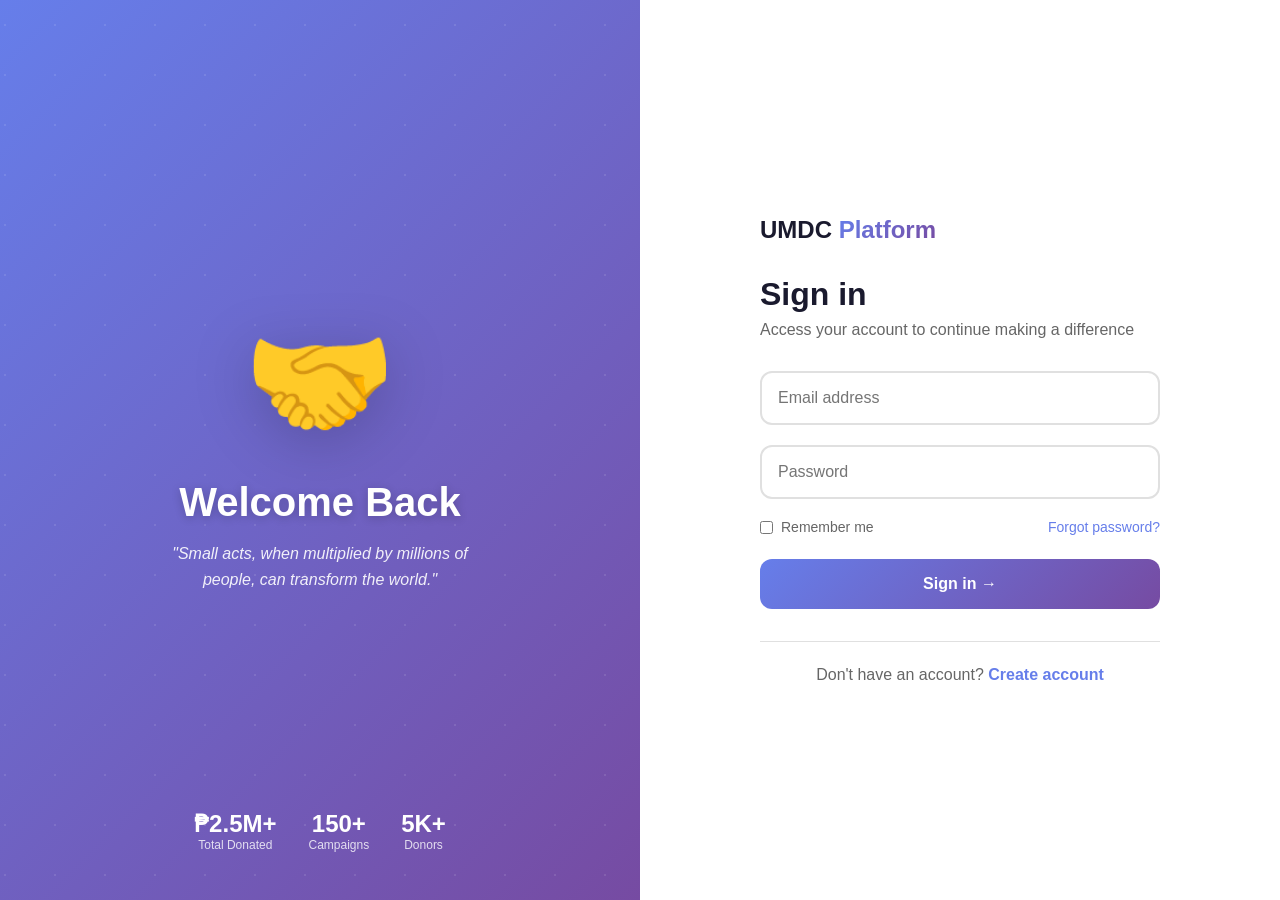
<file: public/login.html>
<!DOCTYPE html>
<html lang="en">
<head>
    <meta charset="UTF-8">
    <meta name="viewport" content="width=device-width, initial-scale=1.0">
    <title>Welcome Back - UMDC</title>
    <link rel="stylesheet" href="/assets/css/auth-pages.css">
</head>
<body>
    <div class="container">
        <div class="visual-panel user-theme">
            <div class="icon-container">
                <div class="main-icon">🤝</div>
                <h1 class="welcome-title">Welcome Back</h1>
                <p class="welcome-quote">
                    "Small acts, when multiplied by millions of people, can transform the world."
                </p>
            </div>
            <div class="impact-stats">
                <div class="stat"><div class="stat-number">₱2.5M+</div><div class="stat-label">Total Donated</div></div>
                <div class="stat"><div class="stat-number">150+</div><div class="stat-label">Campaigns</div></div>
                <div class="stat"><div class="stat-number">5K+</div><div class="stat-label">Donors</div></div>
            </div>
        </div>
        <div class="form-panel">
            <div class="form-container">
                <div class="logo">UMDC <span>Platform</span></div>
                <h2>Sign in</h2>
                <p class="subtitle">Access your account to continue making a difference</p>

                <div class="error-message" id="errorMessage" style="display:none">
                    Invalid email or password. Please try again.
                </div>

                <!-- Posts to public/login.php which handles auth and redirects -->
                <form method="POST" action="/public/login.php" id="loginForm">
                    <div class="input-group">
                        <input type="email" name="email" placeholder="Email address" required id="email">
                    </div>
                    <div class="input-group">
                        <input type="password" name="password" placeholder="Password" required id="password">
                    </div>
                    <div class="form-options">
                        <label class="remember-me">
                            <input type="checkbox" name="remember"> Remember me
                        </label>
                        <a href="#" class="forgot-link">Forgot password?</a>
                    </div>
                    <button type="submit" class="login-btn">Sign in →</button>
                </form>

                <div class="register-link">
                    Don't have an account? <a href="/public/register.html">Create account</a>
                </div>
            </div>
        </div>
    </div>
    <script src="/assets/js/auth-pages.js"></script>
</body>
</html>
<script>
// Show error message if redirected back with ?error=
const params = new URLSearchParams(window.location.search);
const err = params.get('error');
const reg = params.get('registered');
if (reg) {
    const box = document.getElementById('errorMessage');
    box.style.display = 'block';
    box.style.background = '#0a1f0a';
    box.style.borderColor = '#22c55e';
    box.style.color = '#4ade80';
    box.textContent = 'Account created! You can now sign in.';
}
if (err) {
    const box = document.getElementById('errorMessage');
    box.style.display = 'block';
    box.textContent = {
        invalid:   'Invalid email or password. Please try again.',
        suspended: 'Your account has been suspended.',
        server:    'A server error occurred. Please try again later.',
    }[err] ?? 'Login failed. Please try again.';
}
</script>
</file>
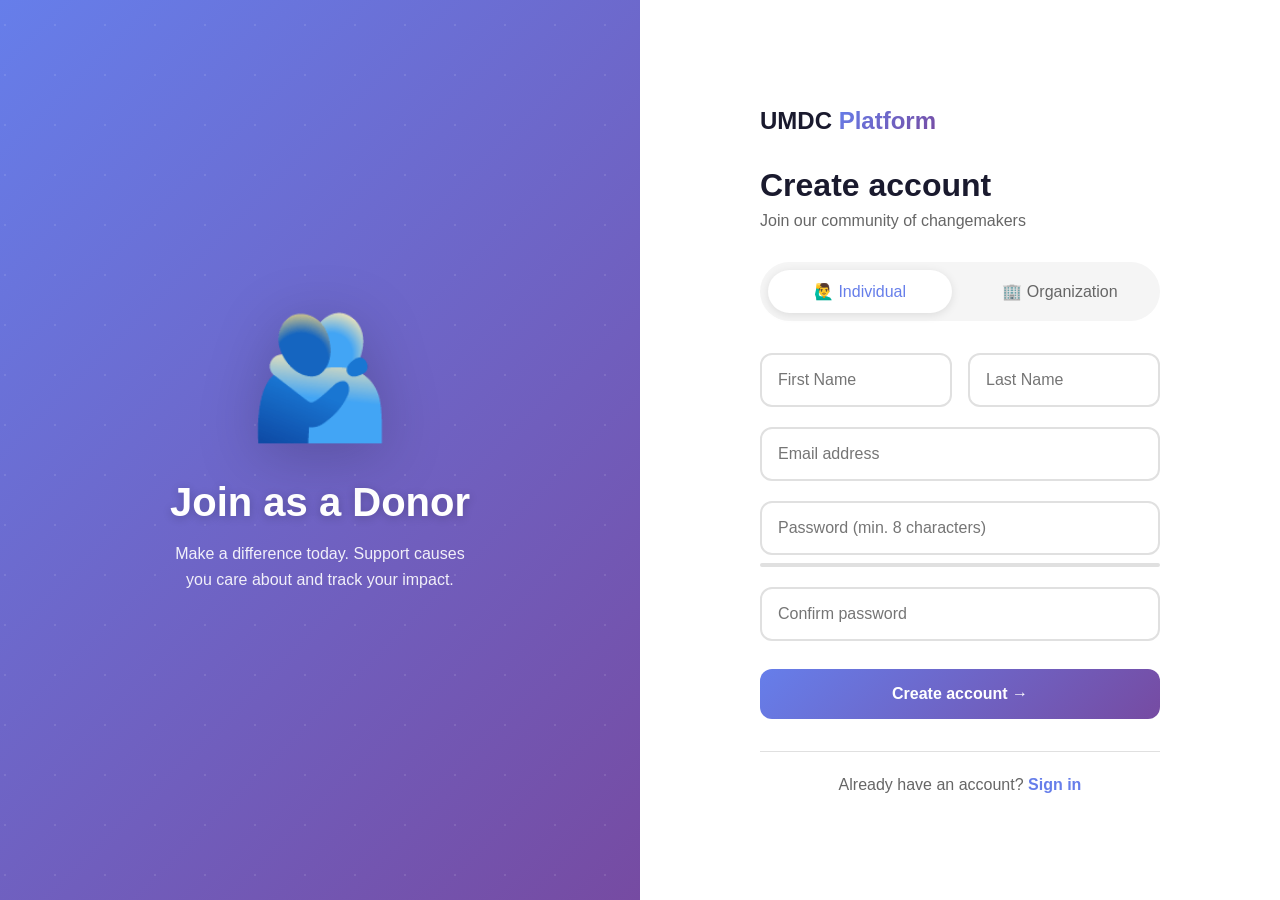
<file: public/register.html>
<!DOCTYPE html>
<html lang="en">
<head>
    <meta charset="UTF-8">
    <meta name="viewport" content="width=device-width, initial-scale=1.0">
    <title>Create Account - UMDC</title>
    <link rel="stylesheet" href="../assets/css/auth-pages.css">
    <style>
        /* Register-only overrides not covered by auth-pages.css */
        .role-toggle {
            display: flex;
            gap: 1rem;
            margin-bottom: 2rem;
            background: #f5f5f5;
            padding: 0.5rem;
            border-radius: 60px;
        }

        .role-option {
            flex: 1;
            text-align: center;
            padding: 0.75rem;
            border-radius: 50px;
            cursor: pointer;
            transition: all 0.3s ease;
            font-weight: 500;
            color: #666;
        }

        .role-option.active {
            background: white;
            box-shadow: 0 2px 10px rgba(0, 0, 0, 0.1);
            color: #667eea;
        }

        .role-option.org.active {
            color: #f5576c;
        }

        .name-row {
            display: flex;
            gap: 1rem;
        }

        .name-row .input-group {
            flex: 1;
        }

        .register-btn.org-btn {
            background: linear-gradient(135deg, #f093fb 0%, #f5576c 100%);
        }

        #registerError {
            display: none;
            background: #2d0a0a;
            border: 1px solid #dc2626;
            color: #fca5a5;
            border-radius: 8px;
            padding: 12px 16px;
            margin-bottom: 16px;
            font-size: 0.875rem;
        }
    </style>
</head>
<body>
    <div class="container">
        <div class="visual-panel user-theme" id="visualPanel">
            <div class="icon-container">
                <div class="main-icon" id="panelIcon">🫂</div>
                <h1 class="role-title" id="panelTitle">Join as a Donor</h1>
                <p class="role-description" id="panelDescription">
                    Make a difference today. Support causes you care about and track your impact.
                </p>
            </div>
        </div>

        <div class="form-panel">
            <div class="form-container">
                <div class="logo">UMDC <span>Platform</span></div>
                <h2>Create account</h2>
                <p class="subtitle">Join our community of changemakers</p>

                <!-- Error banner — shown when PHP redirects back with ?error= -->
                <div id="registerError"></div>

                <form method="POST" action="/Auth/register.php" id="registerForm">
                    <div class="role-toggle">
                        <div class="role-option active" data-role="user" id="userToggle">
                            🙋‍♂️ Individual
                        </div>
                        <div class="role-option" data-role="organization" id="orgToggle">
                            🏢 Organization
                        </div>
                    </div>

                    <div class="name-row">
                        <div class="input-group">
                            <input type="text" name="first_name" placeholder="First Name" required>
                        </div>
                        <div class="input-group">
                            <input type="text" name="last_name" placeholder="Last Name" required>
                        </div>
                    </div>

                    <div class="input-group">
                        <input type="email" name="email" placeholder="Email address" required>
                    </div>

                    <div class="input-group">
                        <input type="password" name="password" id="password"
                               placeholder="Password (min. 8 characters)" required>
                        <div class="password-strength" id="strengthBar"></div>
                        <div class="strength-text" id="strengthText"></div>
                    </div>

                    <div class="input-group">
                        <input type="password" name="confirm_password" id="confirmPassword"
                               placeholder="Confirm password" required>
                    </div>

                    <input type="hidden" name="role" id="roleInput" value="user">

                    <button type="submit" class="register-btn" id="registerBtn">
                        Create account →
                    </button>
                </form>

                <p class="login-link">
                    Already have an account? <a href="/public/login.html">Sign in</a>
                </p>
            </div>
        </div>
    </div>

    <script src="../assets/js/auth-pages.js"></script>

    <script>
        /* ── Error banner ─────────────────────────────────── */
        (function showError() {
            const messages = {
                invalid_name:      'Please enter a valid first and last name (max 100 characters each).',
                invalid_email:     'Please enter a valid email address.',
                weak_password:     'Password must be at least 8 characters long.',
                password_mismatch: 'Passwords do not match. Please try again.',
                email_exists:      'An account with this email already exists. Try logging in instead.',
                server:            'A server error occurred while creating your account. Please try again or contact support.',
            };

            const params = new URLSearchParams(window.location.search);
            const code   = params.get('error');
            const hint   = params.get('hint');

            if (code) {
                const box = document.getElementById('registerError');
                box.textContent = messages[code] || ('Registration failed: ' + code);
                if (hint && code === 'server') {
                    box.textContent += ' (Details: ' + decodeURIComponent(hint) + ')';
                }
                box.style.display = 'block';
                // Clean URL so refreshing doesn't re-show the error
                history.replaceState(null, '', '/public/register.html');
            }
        }());

        /* ── Role toggle ──────────────────────────────────── */
        const userToggle  = document.getElementById('userToggle');
        const orgToggle   = document.getElementById('orgToggle');
        const roleInput   = document.getElementById('roleInput');
        const registerBtn = document.getElementById('registerBtn');

        function setUserTheme() {
            document.getElementById('visualPanel').className = 'visual-panel user-theme';
            document.getElementById('panelIcon').textContent        = '🫂';
            document.getElementById('panelTitle').textContent       = 'Join as a Donor';
            document.getElementById('panelDescription').textContent =
                'Make a difference today. Support causes you care about and track your impact.';
            userToggle.classList.add('active');
            orgToggle.classList.remove('active', 'org');
            roleInput.value = 'user';
            registerBtn.classList.remove('org-btn');
        }

        function setOrgTheme() {
            document.getElementById('visualPanel').className = 'visual-panel org-theme';
            document.getElementById('panelIcon').textContent        = '🏢';
            document.getElementById('panelTitle').textContent       = 'Join as an Organization';
            document.getElementById('panelDescription').textContent =
                'Create campaigns, receive donations, and amplify your cause with transparency.';
            orgToggle.classList.add('active', 'org');
            userToggle.classList.remove('active');
            roleInput.value = 'organization';
            registerBtn.classList.add('org-btn');
        }

        userToggle.addEventListener('click', setUserTheme);
        orgToggle.addEventListener('click',  setOrgTheme);
    </script>
</body>
</html>
</file>
<file: assets/css/auth-pages.css>
/* =========================================================
   auth-pages.css
   Styles for login and register pages (split-panel layout).
   Used by: public/login.html, public/register.html
   ========================================================= */

* {
    margin: 0;
    padding: 0;
    box-sizing: border-box;
}

body {
    font-family: 'Inter', -apple-system, BlinkMacSystemFont, 'Segoe UI', Roboto, sans-serif;
    height: 100vh;
    overflow: hidden;
}

/* ----- Two-Panel Wrapper ----- */
.container {
    display: flex;
    height: 100vh;
    width: 100%;
}

/* ----- Left Visual Panel ----- */
.visual-panel {
    flex: 1;
    position: relative;
    display: flex;
    flex-direction: column;
    justify-content: center;
    align-items: center;
    padding: 3rem;
    background: linear-gradient(135deg, #667eea 0%, #764ba2 100%);
    overflow: hidden;
}

/* Register page – role-specific themes */
.visual-panel.user-theme {
    background: linear-gradient(135deg, #667eea 0%, #764ba2 100%);
}

.visual-panel.org-theme {
    background: linear-gradient(135deg, #f093fb 0%, #f5576c 100%);
}

.visual-panel::before {
    content: '';
    position: absolute;
    width: 200%;
    height: 200%;
    top: -50%;
    left: -50%;
    background: radial-gradient(circle, rgba(255, 255, 255, 0.1) 1px, transparent 1px);
    background-size: 50px 50px;
    animation: float 20s linear infinite;
}

/* ----- Animations ----- */
@keyframes float {
    0%   { transform: translate(0, 0) rotate(0deg); }
    100% { transform: translate(50px, 50px) rotate(360deg); }
}

@keyframes fadeInUp {
    from { opacity: 0; transform: translateY(30px); }
    to   { opacity: 1; transform: translateY(0); }
}

@keyframes shake {
    0%, 100% { transform: translateX(0); }
    25%       { transform: translateX(-5px); }
    75%       { transform: translateX(5px); }
}

/* ----- Visual Panel Content ----- */
.icon-container {
    position: relative;
    z-index: 2;
    text-align: center;
    animation: fadeInUp 0.6s ease;
}

.main-icon {
    font-size: 120px;
    filter: drop-shadow(0 10px 30px rgba(0, 0, 0, 0.2));
    transition: all 0.3s ease;
}

.welcome-title,
.role-title {
    font-size: 2.5rem;
    font-weight: 700;
    color: white;
    margin-top: 2rem;
    text-shadow: 0 2px 10px rgba(0, 0, 0, 0.2);
}

.welcome-quote,
.role-description {
    font-size: 1rem;
    color: rgba(255, 255, 255, 0.9);
    margin-top: 1rem;
    max-width: 300px;
    text-align: center;
    line-height: 1.6;
}

.welcome-quote {
    font-style: italic;
}

/* ----- Impact Stats (Login page) ----- */
.impact-stats {
    position: absolute;
    bottom: 3rem;
    left: 0;
    right: 0;
    display: flex;
    justify-content: center;
    gap: 2rem;
    z-index: 2;
}

.stat {
    text-align: center;
    color: white;
}

.stat-number {
    font-size: 1.5rem;
    font-weight: 700;
}

.stat-label {
    font-size: 0.75rem;
    opacity: 0.8;
}

/* ----- Right Form Panel ----- */
.form-panel {
    flex: 1;
    display: flex;
    flex-direction: column;
    justify-content: center;
    padding: 3rem;
    background: white;
    overflow-y: auto;
}

.form-container {
    max-width: 400px;
    width: 100%;
    margin: 0 auto;
    animation: fadeInUp 0.6s ease;
}

/* ----- Logo ----- */
.logo {
    font-size: 1.5rem;
    font-weight: 700;
    margin-bottom: 2rem;
    color: #1a1a2e;
}

.logo span {
    background: linear-gradient(135deg, #667eea, #764ba2);
    -webkit-background-clip: text;
    background-clip: text;
    color: transparent;
}

/* ----- Headings & Subtitle ----- */
h2 {
    font-size: 2rem;
    font-weight: 700;
    margin-bottom: 0.5rem;
    color: #1a1a2e;
}

.subtitle {
    color: #666;
    margin-bottom: 2rem;
}

/* ----- Form Fields ----- */
.input-group {
    margin-bottom: 1.25rem;
}

.input-group input,
.input-group select {
    width: 100%;
    padding: 1rem;
    border: 2px solid #e0e0e0;
    border-radius: 12px;
    font-size: 1rem;
    transition: all 0.3s ease;
    font-family: inherit;
    background: white;
}

.input-group input:focus,
.input-group select:focus {
    outline: none;
    border-color: #667eea;
    box-shadow: 0 0 0 3px rgba(102, 126, 234, 0.1);
}

/* ----- Primary Action Button ----- */
.login-btn,
.register-btn {
    width: 100%;
    padding: 1rem;
    background: linear-gradient(135deg, #667eea 0%, #764ba2 100%);
    color: white;
    border: none;
    border-radius: 12px;
    font-size: 1rem;
    font-weight: 600;
    cursor: pointer;
    transition: all 0.3s ease;
    margin-top: 0.5rem;
}

.login-btn:hover,
.register-btn:hover {
    transform: translateY(-2px);
    box-shadow: 0 10px 25px rgba(102, 126, 234, 0.3);
}

/* ----- Form Options (remember / forgot) ----- */
.form-options {
    display: flex;
    justify-content: space-between;
    align-items: center;
    margin: 1rem 0;
    font-size: 0.875rem;
}

.remember-me {
    display: flex;
    align-items: center;
    gap: 0.5rem;
    color: #666;
    cursor: pointer;
}

.remember-me input {
    width: auto;
    cursor: pointer;
}

.forgot-link {
    color: #667eea;
    text-decoration: none;
    font-weight: 500;
}

.forgot-link:hover {
    text-decoration: underline;
}

/* ----- Bottom Navigation Link ----- */
.register-link,
.login-link {
    text-align: center;
    margin-top: 2rem;
    padding-top: 1.5rem;
    border-top: 1px solid #e0e0e0;
    color: #666;
}

.register-link a,
.login-link a {
    color: #667eea;
    text-decoration: none;
    font-weight: 600;
}

.register-link a:hover,
.login-link a:hover {
    text-decoration: underline;
}

/* ----- Error Message ----- */
.error-message {
    background: #fee2e2;
    color: #dc2626;
    padding: 0.75rem;
    border-radius: 12px;
    margin-bottom: 1.5rem;
    font-size: 0.875rem;
    text-align: center;
    display: none;
}

.error-message.show {
    display: block;
    animation: shake 0.5s ease;
}

/* ----- Password Strength Indicator (Register) ----- */
.password-strength {
    height: 4px;
    border-radius: 2px;
    margin-top: 0.5rem;
    transition: all 0.3s ease;
    background: #e0e0e0;
}

.strength-text {
    font-size: 0.75rem;
    margin-top: 0.25rem;
}

/* ----- Role Toggle (Register) ----- */
.role-toggle {
    display: flex;
    gap: 1rem;
    margin-bottom: 1.5rem;
}

.role-btn {
    flex: 1;
    padding: 0.75rem;
    border: 2px solid #e0e0e0;
    border-radius: 12px;
    background: white;
    cursor: pointer;
    font-family: inherit;
    font-size: 0.875rem;
    font-weight: 500;
    transition: all 0.3s ease;
    color: #666;
}

.role-btn.active {
    border-color: #667eea;
    background: rgba(102, 126, 234, 0.05);
    color: #667eea;
}

/* ----- Responsive ----- */
@media (max-width: 768px) {
    .container {
        flex-direction: column;
    }

    .visual-panel {
        padding: 2rem;
        min-height: 280px;
    }

    .form-panel {
        padding: 2rem;
    }

    .main-icon {
        font-size: 60px;
    }

    .welcome-title,
    .role-title {
        font-size: 1.5rem;
    }

    .impact-stats {
        bottom: 1.5rem;
        gap: 1rem;
    }

    .stat-number {
        font-size: 1rem;
    }
}
</file>
